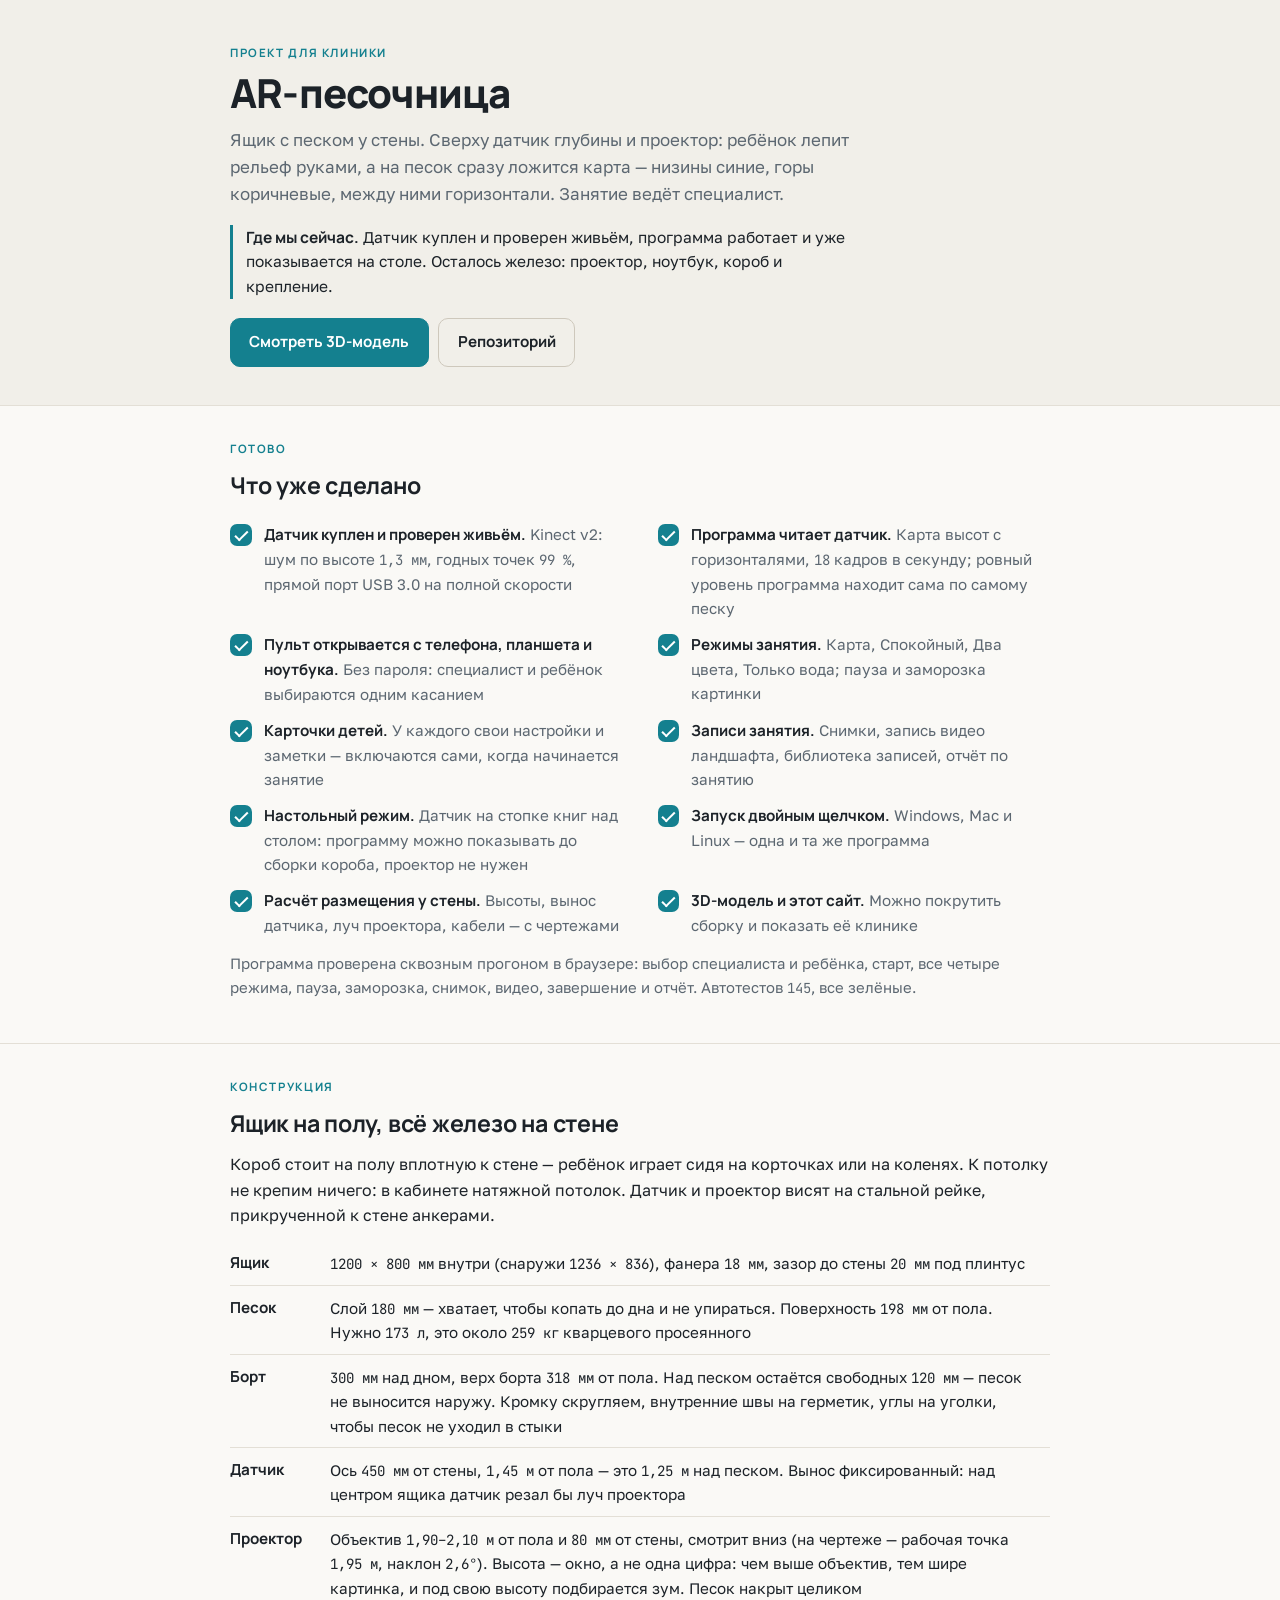
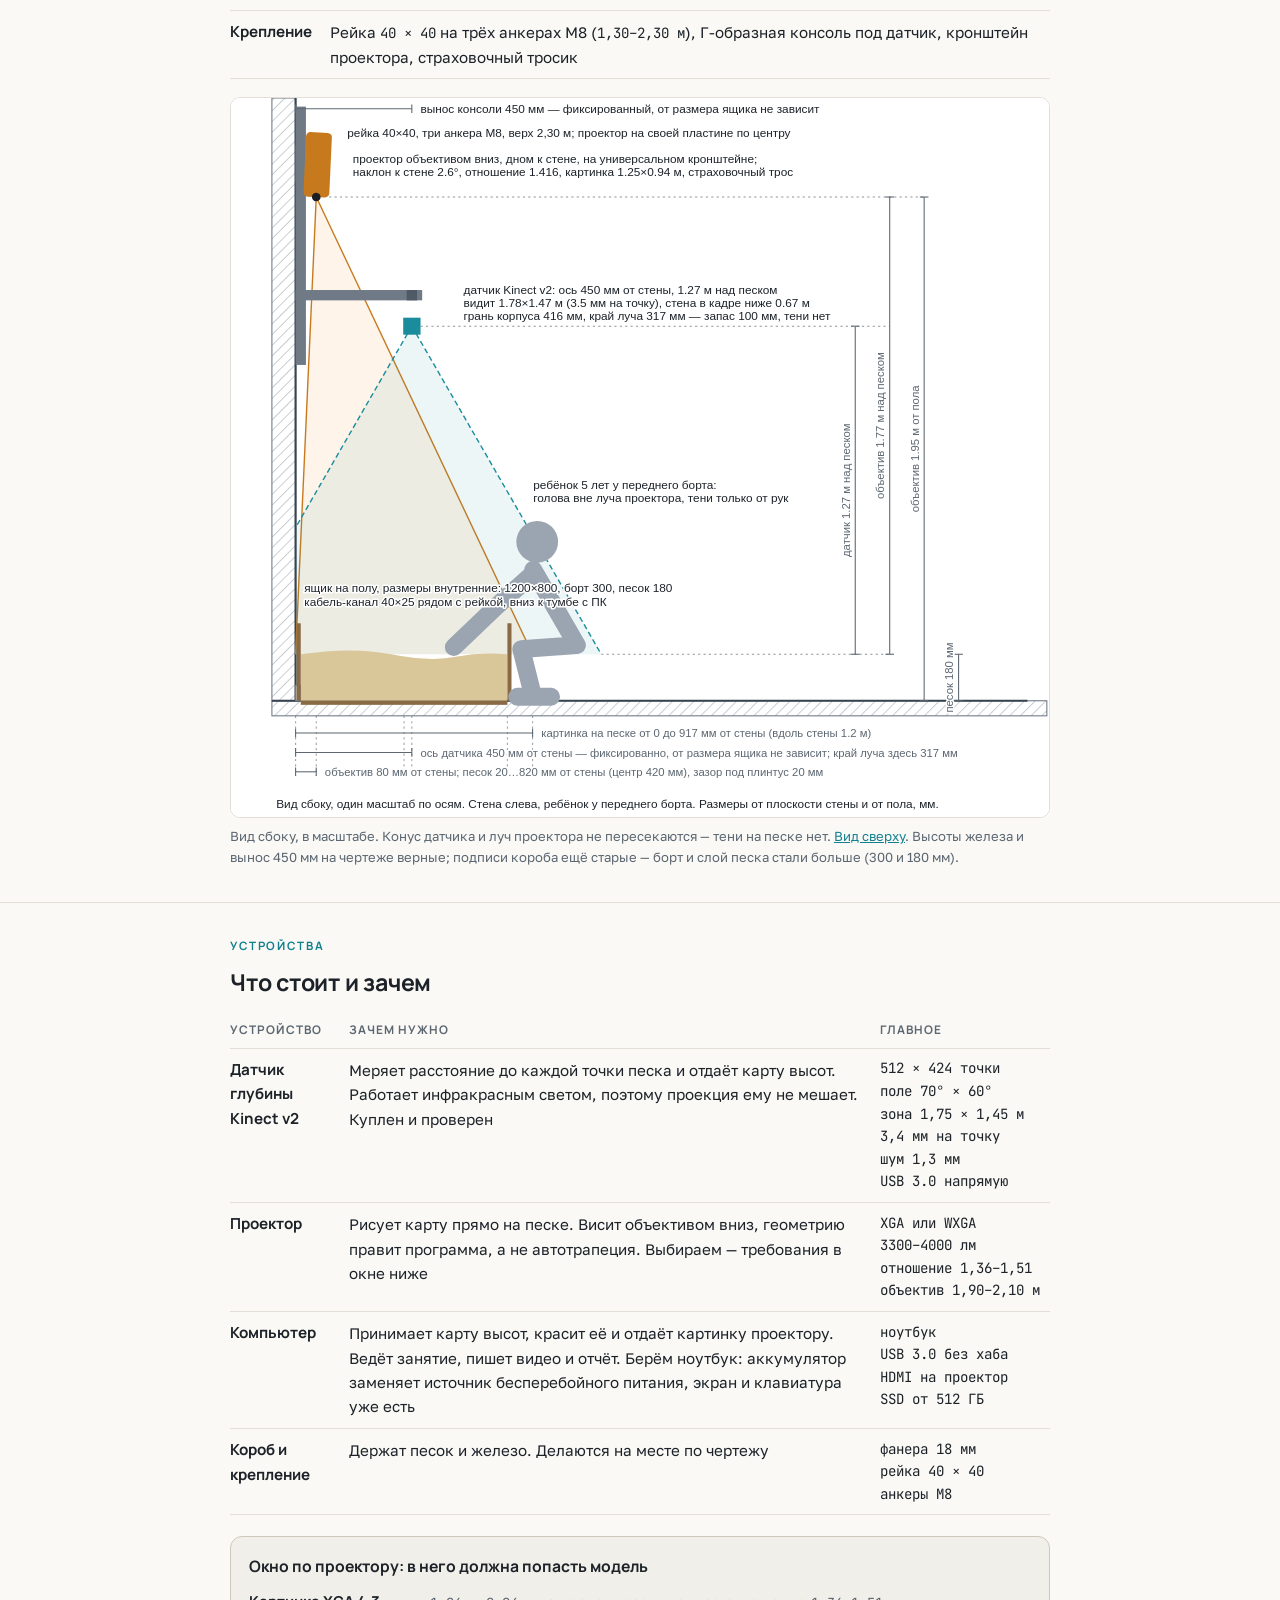
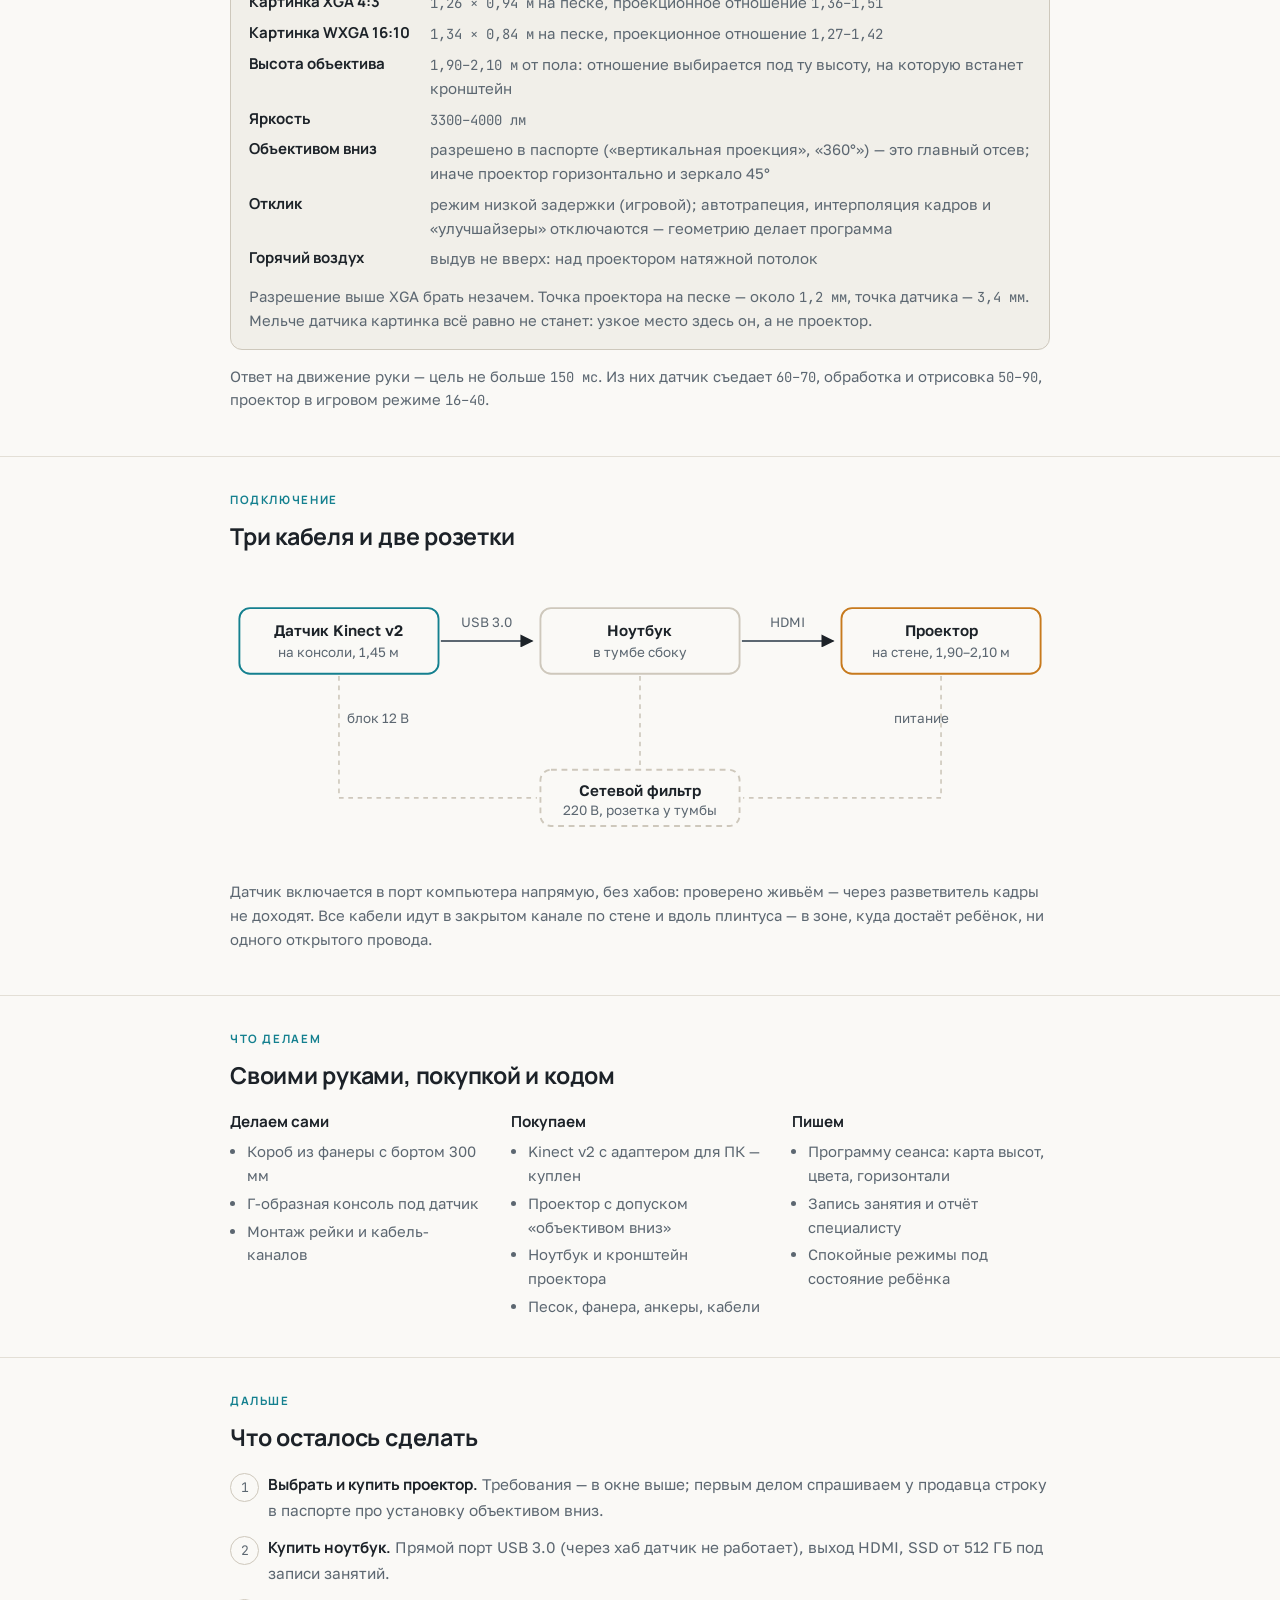
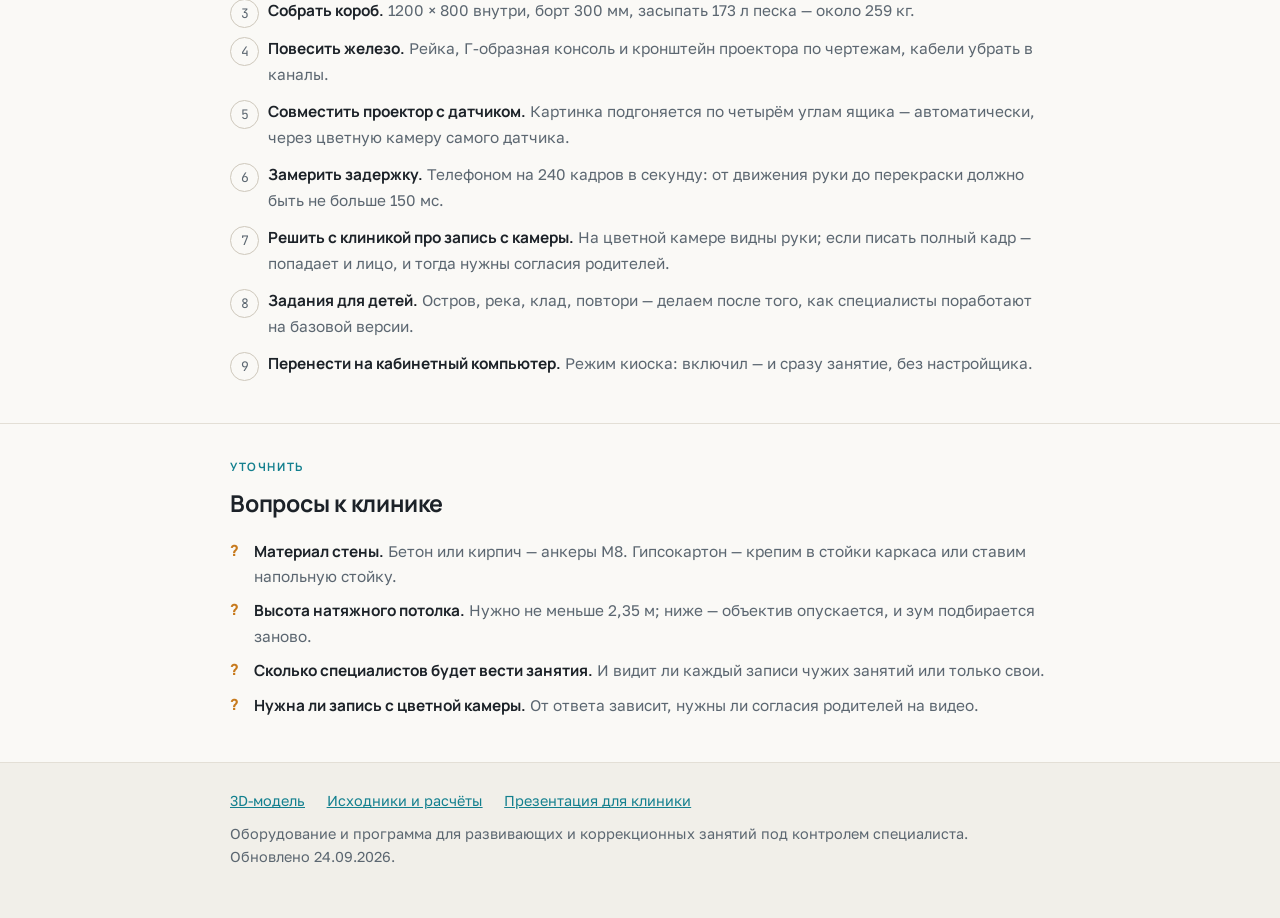
<file: docs/index.html>
<!DOCTYPE html>
<html lang="ru">
<head>
<meta charset="utf-8">
<meta name="viewport" content="width=device-width, initial-scale=1">
<title>AR-песочница для клиники</title>
<meta name="description" content="Интерактивная песочница: из чего состоит, какие устройства нужны, что уже сделано и что осталось.">
<link rel="preconnect" href="https://fonts.googleapis.com">
<link rel="preconnect" href="https://fonts.gstatic.com" crossorigin>
<link href="https://fonts.googleapis.com/css2?family=Manrope:wght@600;700;800&family=Golos+Text:wght@400;500;600&family=JetBrains+Mono:wght@400;500&display=swap" rel="stylesheet">
<style>
:root {
  color-scheme: light;
  --bg: #faf9f6; --bg-2: #f1efe9; --card: #ffffff;
  --text: #1c2228; --muted: #5c6771; --line: #e3dfd6; --line-2: #cec8bc;
  --accent: #14808f; --accent-text: #ffffff; --warm: #c77a1d;
  --font-head: "Manrope", "Helvetica Neue", Arial, sans-serif;
  --font-body: "Golos Text", "Segoe UI", Roboto, Arial, sans-serif;
  --font-mono: "JetBrains Mono", "SF Mono", Menlo, monospace;
}
@media (prefers-color-scheme: dark) {
  :root:not([data-theme="light"]) {
    color-scheme: dark;
    --bg: #0f1418; --bg-2: #161d23; --card: #19212800;
    --text: #e7ebee; --muted: #9aa5ae; --line: #2a333c; --line-2: #3a4550;
    --accent: #3ab3c2; --accent-text: #0f1418; --warm: #e39a42;
  }
}
:root[data-theme="dark"] {
  color-scheme: dark;
  --bg: #0f1418; --bg-2: #161d23; --card: #19212800;
  --text: #e7ebee; --muted: #9aa5ae; --line: #2a333c; --line-2: #3a4550;
  --accent: #3ab3c2; --accent-text: #0f1418; --warm: #e39a42;
}
* { box-sizing: border-box; }
body { margin: 0; background: var(--bg); color: var(--text); font-family: var(--font-body); font-size: 16px; line-height: 1.6; }
.wrap { max-width: 860px; margin: 0 auto; padding-inline: 20px; }
h1 { font-family: var(--font-head); font-weight: 800; font-size: clamp(1.7rem, 4.4vw, 2.5rem); line-height: 1.12; letter-spacing: -.02em; margin: 0 0 .6rem; text-wrap: balance; }
h2 { font-family: var(--font-head); font-weight: 700; font-size: clamp(1.15rem, 2.6vw, 1.45rem); letter-spacing: -.01em; margin: 0 0 .1rem; }
.eyebrow { font-family: var(--font-head); font-weight: 700; font-size: .72rem; letter-spacing: .14em; text-transform: uppercase; color: var(--accent); margin-bottom: .55rem; }
p { margin: .6rem 0; }
.lead { font-size: 1.06rem; color: var(--muted); max-width: 62ch; }
a { color: var(--accent); }
header.top { border-bottom: 1px solid var(--line); background: var(--bg-2); }
header.top .wrap { padding-block: 44px 38px; }
.status { max-width: 62ch; font-size: .97rem; border-left: 3px solid var(--accent); padding-left: .8rem; margin-top: 1.1rem; }
.status b { font-family: var(--font-head); }
section { border-bottom: 1px solid var(--line); }
section .wrap { padding-block: 34px; }
.btns { display: flex; flex-wrap: wrap; gap: .6rem; margin-top: 1.2rem; }
.btn { display: inline-flex; align-items: center; gap: .5rem; font-family: var(--font-head); font-weight: 700; font-size: .95rem; text-decoration: none; padding: .7rem 1.15rem; border-radius: 10px; border: 1px solid var(--line-2); color: var(--text); }
.btn.main { background: var(--accent); border-color: var(--accent); color: var(--accent-text); }
.btn:hover { border-color: var(--accent); }
table { border-collapse: collapse; width: 100%; margin: .8rem 0 0; font-size: .95rem; }
th, td { text-align: left; vertical-align: top; padding: .62em .7em .62em 0; border-bottom: 1px solid var(--line); }
th { font-family: var(--font-head); font-size: .74rem; letter-spacing: .08em; text-transform: uppercase; color: var(--muted); font-weight: 700; }
td:first-child { font-family: var(--font-head); font-weight: 700; padding-right: 1.2em; }
.num { font-family: var(--font-mono); font-variant-numeric: tabular-nums; font-size: .93em; }
@media (min-width: 720px) { td.num { white-space: nowrap; } }
figure { margin: 1.1rem 0 0; }
figure img { display: block; width: 100%; height: auto; background: #fff; border: 1px solid var(--line); border-radius: 10px; }
figcaption { font-size: .82rem; color: var(--muted); margin-top: .5rem; }
.cols { display: grid; grid-template-columns: repeat(3, 1fr); gap: 1.4rem; margin-top: 1rem; }
@media (max-width: 720px) { .cols { grid-template-columns: 1fr; gap: 1.1rem; } }
.cols h3 { font-family: var(--font-head); font-size: .95rem; margin: 0 0 .35rem; }
.cols ul { margin: 0; padding-left: 1.05rem; color: var(--muted); font-size: .93rem; }
.cols li { margin-bottom: .25rem; }
ul.check { list-style: none; margin: 1.1rem 0 0; padding: 0; display: grid; grid-template-columns: 1fr; gap: .7rem 2.2rem; }
@media (min-width: 720px) { ul.check { grid-template-columns: repeat(2, minmax(0, 1fr)); } }
ul.check li { position: relative; padding-left: 2.1rem; font-size: .95rem; color: var(--muted); }
ul.check li::before { content: ""; position: absolute; left: 0; top: .16em; width: 1.35rem; height: 1.35rem; border-radius: 7px; background: var(--accent); }
ul.check li::after { content: ""; position: absolute; left: .47rem; top: .42em; width: .34rem; height: .66rem; border: solid var(--accent-text); border-width: 0 2px 2px 0; transform: rotate(45deg); }
ul.check b { font-family: var(--font-head); font-weight: 700; color: var(--text); }
ol.steps { counter-reset: s; list-style: none; margin: 1rem 0 0; padding: 0; }
ol.steps li { position: relative; padding-left: 2.4rem; margin-bottom: 1rem; }
ol.steps li::before { counter-increment: s; content: counter(s); position: absolute; left: 0; top: .05rem; width: 1.7rem; height: 1.7rem; border-radius: 50%; border: 1px solid var(--line-2); display: grid; place-items: center; font-family: var(--font-mono); font-size: .82rem; color: var(--muted); }
ol.steps b { font-family: var(--font-head); }
ol.todo li { margin-bottom: .8rem; font-size: .96rem; color: var(--muted); }
ol.todo b { color: var(--text); }
ul.qs { list-style: none; margin: 1rem 0 0; padding: 0; }
ul.qs li { position: relative; padding-left: 1.5rem; margin-bottom: .6rem; font-size: .96rem; color: var(--muted); }
ul.qs li::before { content: "?"; position: absolute; left: 0; top: 0; font-family: var(--font-head); font-weight: 800; color: var(--warm); }
ul.qs b { font-family: var(--font-head); font-weight: 700; color: var(--text); }
.note { margin-top: 1.3rem; border: 1px solid var(--line-2); border-radius: 12px; padding: 1.05rem 1.15rem; background: var(--bg-2); }
.note h3 { font-family: var(--font-head); font-size: .98rem; margin: 0 0 .7rem; }
dl.spec { display: grid; grid-template-columns: minmax(0, max-content) minmax(0, 1fr); gap: .4rem 1.2rem; margin: 0; font-size: .94rem; }
dl.spec dt { font-family: var(--font-head); font-weight: 700; }
dl.spec dd { margin: 0; color: var(--muted); }
@media (max-width: 620px) { dl.spec { grid-template-columns: 1fr; gap: 0; } dl.spec dd { margin-bottom: .6rem; } }
.note p { font-size: .93rem; color: var(--muted); margin: .9rem 0 0; }
.wire { width: 100%; height: auto; margin-top: 1rem; overflow-x: auto; }
.wire svg { display: block; width: 100%; min-width: 520px; height: auto; }
.wirebox { overflow-x: auto; }
.rules { font-size: .93rem; color: var(--muted); margin-top: .9rem; }
footer { background: var(--bg-2); }
footer .wrap { padding-block: 26px 40px; font-size: .9rem; color: var(--muted); }
footer a { margin-right: 1.1rem; display: inline-block; }
</style>
</head>
<body>

<header class="top">
  <div class="wrap">
    <div class="eyebrow">Проект для клиники</div>
    <h1>AR-песочница</h1>
    <p class="lead">Ящик с песком у стены. Сверху датчик глубины и проектор: ребёнок лепит рельеф руками, а на песок сразу ложится карта — низины синие, горы коричневые, между ними горизонтали. Занятие ведёт специалист.</p>
    <p class="status"><b>Где мы сейчас.</b> Датчик куплен и проверен живьём, программа работает и уже показывается на столе. Осталось железо: проектор, ноутбук, короб и крепление.</p>
    <div class="btns">
      <a class="btn main" href="3d.html">Смотреть 3D-модель</a>
      <a class="btn" href="https://github.com/amirrchik22/ar-sandbox-clinic">Репозиторий</a>
    </div>
  </div>
</header>

<section>
  <div class="wrap">
    <div class="eyebrow">Готово</div>
    <h2>Что уже сделано</h2>
    <ul class="check">
      <li><b>Датчик куплен и проверен живьём.</b> Kinect v2: шум по высоте <span class="num">1,3 мм</span>, годных точек <span class="num">99 %</span>, прямой порт USB 3.0 на полной скорости</li>
      <li><b>Программа читает датчик.</b> Карта высот с горизонталями, <span class="num">18</span> кадров в секунду; ровный уровень программа находит сама по самому песку</li>
      <li><b>Пульт открывается с телефона, планшета и ноутбука.</b> Без пароля: специалист и ребёнок выбираются одним касанием</li>
      <li><b>Режимы занятия.</b> Карта, Спокойный, Два цвета, Только вода; пауза и заморозка картинки</li>
      <li><b>Карточки детей.</b> У каждого свои настройки и заметки — включаются сами, когда начинается занятие</li>
      <li><b>Записи занятия.</b> Снимки, запись видео ландшафта, библиотека записей, отчёт по занятию</li>
      <li><b>Настольный режим.</b> Датчик на стопке книг над столом: программу можно показывать до сборки короба, проектор не нужен</li>
      <li><b>Запуск двойным щелчком.</b> Windows, Mac и Linux — одна и та же программа</li>
      <li><b>Расчёт размещения у стены.</b> Высоты, вынос датчика, луч проектора, кабели — с чертежами</li>
      <li><b>3D-модель и этот сайт.</b> Можно покрутить сборку и показать её клинике</li>
    </ul>
    <p class="rules">Программа проверена сквозным прогоном в браузере: выбор специалиста и ребёнка, старт, все четыре режима, пауза, заморозка, снимок, видео, завершение и отчёт. Автотестов <span class="num">145</span>, все зелёные.</p>
  </div>
</section>

<section>
  <div class="wrap">
    <div class="eyebrow">Конструкция</div>
    <h2>Ящик на полу, всё железо на стене</h2>
    <p>Короб стоит на полу вплотную к стене — ребёнок играет сидя на корточках или на коленях. К потолку не крепим ничего: в кабинете натяжной потолок. Датчик и проектор висят на стальной рейке, прикрученной к стене анкерами.</p>
    <table>
      <tr><td>Ящик</td><td><span class="num">1200 × 800 мм</span> внутри (снаружи <span class="num">1236 × 836</span>), фанера <span class="num">18 мм</span>, зазор до стены <span class="num">20 мм</span> под плинтус</td></tr>
      <tr><td>Песок</td><td>Слой <span class="num">180 мм</span> — хватает, чтобы копать до дна и не упираться. Поверхность <span class="num">198 мм</span> от пола. Нужно <span class="num">173 л</span>, это около <span class="num">259 кг</span> кварцевого просеянного</td></tr>
      <tr><td>Борт</td><td><span class="num">300 мм</span> над дном, верх борта <span class="num">318 мм</span> от пола. Над песком остаётся свободных <span class="num">120 мм</span> — песок не выносится наружу. Кромку скругляем, внутренние швы на герметик, углы на уголки, чтобы песок не уходил в стыки</td></tr>
      <tr><td>Датчик</td><td>Ось <span class="num">450 мм</span> от стены, <span class="num">1,45 м</span> от пола — это <span class="num">1,25 м</span> над песком. Вынос фиксированный: над центром ящика датчик резал бы луч проектора</td></tr>
      <tr><td>Проектор</td><td>Объектив <span class="num">1,90–2,10 м</span> от пола и <span class="num">80 мм</span> от стены, смотрит вниз (на чертеже — рабочая точка <span class="num">1,95 м</span>, наклон <span class="num">2,6°</span>). Высота — окно, а не одна цифра: чем выше объектив, тем шире картинка, и под свою высоту подбирается зум. Песок накрыт целиком</td></tr>
      <tr><td>Крепление</td><td>Рейка <span class="num">40 × 40</span> на трёх анкерах M8 (<span class="num">1,30–2,30 м</span>), Г-образная консоль под датчик, кронштейн проектора, страховочный тросик</td></tr>
    </table>
    <figure>
      <img src="img/wall-placement.svg" alt="Чертёж вида сбоку: ящик с песком на полу у стены, датчик на консоли в 450 мм от стены на высоте 1,45 м, проектор выше на 1,95 м, конус датчика и луч проектора не пересекаются, ребёнок у переднего борта">
      <figcaption>Вид сбоку, в масштабе. Конус датчика и луч проектора не пересекаются — тени на песке нет. <a href="img/wall-plan.svg">Вид сверху</a>. Высоты железа и вынос 450 мм на чертеже верные; подписи короба ещё старые — борт и слой песка стали больше (300 и 180 мм).</figcaption>
    </figure>
  </div>
</section>

<section>
  <div class="wrap">
    <div class="eyebrow">Устройства</div>
    <h2>Что стоит и зачем</h2>
    <table>
      <tr><th>Устройство</th><th>Зачем нужно</th><th>Главное</th></tr>
      <tr>
        <td>Датчик глубины<br>Kinect v2</td>
        <td>Меряет расстояние до каждой точки песка и отдаёт карту высот. Работает инфракрасным светом, поэтому проекция ему не мешает. Куплен и проверен</td>
        <td class="num">512 × 424 точки<br>поле 70° × 60°<br>зона 1,75 × 1,45 м<br>3,4 мм на точку<br>шум 1,3 мм<br>USB 3.0 напрямую</td>
      </tr>
      <tr>
        <td>Проектор</td>
        <td>Рисует карту прямо на песке. Висит объективом вниз, геометрию правит программа, а не автотрапеция. Выбираем — требования в окне ниже</td>
        <td class="num">XGA или WXGA<br>3300–4000 лм<br>отношение 1,36–1,51<br>объектив 1,90–2,10 м</td>
      </tr>
      <tr>
        <td>Компьютер</td>
        <td>Принимает карту высот, красит её и отдаёт картинку проектору. Ведёт занятие, пишет видео и отчёт. Берём ноутбук: аккумулятор заменяет источник бесперебойного питания, экран и клавиатура уже есть</td>
        <td class="num">ноутбук<br>USB 3.0 без хаба<br>HDMI на проектор<br>SSD от 512 ГБ</td>
      </tr>
      <tr>
        <td>Короб и крепление</td>
        <td>Держат песок и железо. Делаются на месте по чертежу</td>
        <td class="num">фанера 18 мм<br>рейка 40 × 40<br>анкеры M8</td>
      </tr>
    </table>

    <div class="note">
      <h3>Окно по проектору: в него должна попасть модель</h3>
      <dl class="spec">
        <dt>Картинка XGA 4:3</dt>
        <dd><span class="num">1,26 × 0,94 м</span> на песке, проекционное отношение <span class="num">1,36–1,51</span></dd>
        <dt>Картинка WXGA 16:10</dt>
        <dd><span class="num">1,34 × 0,84 м</span> на песке, проекционное отношение <span class="num">1,27–1,42</span></dd>
        <dt>Высота объектива</dt>
        <dd><span class="num">1,90–2,10 м</span> от пола: отношение выбирается под ту высоту, на которую встанет кронштейн</dd>
        <dt>Яркость</dt>
        <dd><span class="num">3300–4000 лм</span></dd>
        <dt>Объективом вниз</dt>
        <dd>разрешено в паспорте («вертикальная проекция», «360°») — это главный отсев; иначе проектор горизонтально и зеркало 45°</dd>
        <dt>Отклик</dt>
        <dd>режим низкой задержки (игровой); автотрапеция, интерполяция кадров и «улучшайзеры» отключаются — геометрию делает программа</dd>
        <dt>Горячий воздух</dt>
        <dd>выдув не вверх: над проектором натяжной потолок</dd>
      </dl>
      <p>Разрешение выше XGA брать незачем. Точка проектора на песке — около <span class="num">1,2 мм</span>, точка датчика — <span class="num">3,4 мм</span>. Мельче датчика картинка всё равно не станет: узкое место здесь он, а не проектор.</p>
    </div>

    <p class="rules">Ответ на движение руки — цель не больше <span class="num">150 мс</span>. Из них датчик съедает <span class="num">60–70</span>, обработка и отрисовка <span class="num">50–90</span>, проектор в игровом режиме <span class="num">16–40</span>.</p>
  </div>
</section>

<section>
  <div class="wrap">
    <div class="eyebrow">Подключение</div>
    <h2>Три кабеля и две розетки</h2>
    <div class="wirebox">
      <div class="wire">
        <svg viewBox="0 0 700 250" role="img" aria-label="Схема подключения: датчик Kinect v2 соединён с компьютером кабелем USB 3.0 и имеет свой блок питания 12 вольт, компьютер соединён с проектором кабелем HDMI, компьютер и проектор включены в сетевой фильтр">
          <defs>
            <marker id="ar" viewBox="0 0 10 10" refX="9" refY="5" markerWidth="7" markerHeight="7" orient="auto">
              <path d="M0,0 L10,5 L0,10 z" fill="currentColor"/>
            </marker>
          </defs>
          <g font-family="Golos Text, sans-serif" font-size="13">
            <rect x="8" y="30" width="170" height="56" rx="9" fill="none" stroke="var(--accent)" stroke-width="1.6"/>
            <text x="93" y="54" text-anchor="middle" fill="var(--text)" font-weight="600">Датчик Kinect v2</text>
            <text x="93" y="72" text-anchor="middle" fill="var(--muted)" font-size="11.5">на консоли, 1,45 м</text>

            <rect x="265" y="30" width="170" height="56" rx="9" fill="none" stroke="var(--line-2)" stroke-width="1.6"/>
            <text x="350" y="54" text-anchor="middle" fill="var(--text)" font-weight="600">Ноутбук</text>
            <text x="350" y="72" text-anchor="middle" fill="var(--muted)" font-size="11.5">в тумбе сбоку</text>

            <rect x="522" y="30" width="170" height="56" rx="9" fill="none" stroke="var(--warm)" stroke-width="1.6"/>
            <text x="607" y="54" text-anchor="middle" fill="var(--text)" font-weight="600">Проектор</text>
            <text x="607" y="72" text-anchor="middle" fill="var(--muted)" font-size="11.5">на стене, 1,90–2,10 м</text>

            <g color="var(--muted)">
              <line x1="180" y1="58" x2="258" y2="58" stroke="currentColor" stroke-width="1.6" marker-end="url(#ar)"/>
              <line x1="437" y1="58" x2="515" y2="58" stroke="currentColor" stroke-width="1.6" marker-end="url(#ar)"/>
            </g>
            <text x="219" y="46" text-anchor="middle" fill="var(--muted)" font-size="11.5">USB 3.0</text>
            <text x="476" y="46" text-anchor="middle" fill="var(--muted)" font-size="11.5">HDMI</text>

            <rect x="265" y="168" width="170" height="48" rx="9" fill="none" stroke="var(--line-2)" stroke-width="1.6" stroke-dasharray="5 4"/>
            <text x="350" y="190" text-anchor="middle" fill="var(--text)" font-weight="600">Сетевой фильтр</text>
            <text x="350" y="207" text-anchor="middle" fill="var(--muted)" font-size="11.5">220 В, розетка у тумбы</text>

            <g color="var(--line-2)" stroke-dasharray="4 4">
              <path d="M93,88 L93,192 L262,192" fill="none" stroke="currentColor" stroke-width="1.4"/>
              <path d="M350,88 L350,165" fill="none" stroke="currentColor" stroke-width="1.4"/>
              <path d="M607,88 L607,192 L438,192" fill="none" stroke="currentColor" stroke-width="1.4"/>
            </g>
            <text x="100" y="128" fill="var(--muted)" font-size="11.5">блок 12 В</text>
            <text x="614" y="128" fill="var(--muted)" font-size="11.5" text-anchor="end">питание</text>
          </g>
        </svg>
      </div>
    </div>
    <p class="rules">Датчик включается в порт компьютера напрямую, без хабов: проверено живьём — через разветвитель кадры не доходят. Все кабели идут в закрытом канале по стене и вдоль плинтуса — в зоне, куда достаёт ребёнок, ни одного открытого провода.</p>
  </div>
</section>

<section>
  <div class="wrap">
    <div class="eyebrow">Что делаем</div>
    <h2>Своими руками, покупкой и кодом</h2>
    <div class="cols">
      <div>
        <h3>Делаем сами</h3>
        <ul>
          <li>Короб из фанеры с бортом 300 мм</li>
          <li>Г-образная консоль под датчик</li>
          <li>Монтаж рейки и кабель-каналов</li>
        </ul>
      </div>
      <div>
        <h3>Покупаем</h3>
        <ul>
          <li>Kinect v2 с адаптером для ПК — куплен</li>
          <li>Проектор с допуском «объективом вниз»</li>
          <li>Ноутбук и кронштейн проектора</li>
          <li>Песок, фанера, анкеры, кабели</li>
        </ul>
      </div>
      <div>
        <h3>Пишем</h3>
        <ul>
          <li>Программу сеанса: карта высот, цвета, горизонтали</li>
          <li>Запись занятия и отчёт специалисту</li>
          <li>Спокойные режимы под состояние ребёнка</li>
        </ul>
      </div>
    </div>
  </div>
</section>

<section>
  <div class="wrap">
    <div class="eyebrow">Дальше</div>
    <h2>Что осталось сделать</h2>
    <ol class="steps todo">
      <li><b>Выбрать и купить проектор.</b> Требования — в окне выше; первым делом спрашиваем у продавца строку в паспорте про установку объективом вниз.</li>
      <li><b>Купить ноутбук.</b> Прямой порт USB 3.0 (через хаб датчик не работает), выход HDMI, SSD от 512 ГБ под записи занятий.</li>
      <li><b>Собрать короб.</b> 1200 × 800 внутри, борт 300 мм, засыпать 173 л песка — около 259 кг.</li>
      <li><b>Повесить железо.</b> Рейка, Г-образная консоль и кронштейн проектора по чертежам, кабели убрать в каналы.</li>
      <li><b>Совместить проектор с датчиком.</b> Картинка подгоняется по четырём углам ящика — автоматически, через цветную камеру самого датчика.</li>
      <li><b>Замерить задержку.</b> Телефоном на 240 кадров в секунду: от движения руки до перекраски должно быть не больше 150 мс.</li>
      <li><b>Решить с клиникой про запись с камеры.</b> На цветной камере видны руки; если писать полный кадр — попадает и лицо, и тогда нужны согласия родителей.</li>
      <li><b>Задания для детей.</b> Остров, река, клад, повтори — делаем после того, как специалисты поработают на базовой версии.</li>
      <li><b>Перенести на кабинетный компьютер.</b> Режим киоска: включил — и сразу занятие, без настройщика.</li>
    </ol>
  </div>
</section>

<section>
  <div class="wrap">
    <div class="eyebrow">Уточнить</div>
    <h2>Вопросы к клинике</h2>
    <ul class="qs">
      <li><b>Материал стены.</b> Бетон или кирпич — анкеры M8. Гипсокартон — крепим в стойки каркаса или ставим напольную стойку.</li>
      <li><b>Высота натяжного потолка.</b> Нужно не меньше 2,35 м; ниже — объектив опускается, и зум подбирается заново.</li>
      <li><b>Сколько специалистов будет вести занятия.</b> И видит ли каждый записи чужих занятий или только свои.</li>
      <li><b>Нужна ли запись с цветной камеры.</b> От ответа зависит, нужны ли согласия родителей на видео.</li>
    </ul>
  </div>
</section>

<footer>
  <div class="wrap">
    <a href="3d.html">3D-модель</a>
    <a href="https://github.com/amirrchik22/ar-sandbox-clinic">Исходники и расчёты</a>
    <a href="https://amirrchik22.github.io/ar-sandbox/">Презентация для клиники</a>
    <p>Оборудование и программа для развивающих и коррекционных занятий под контролем специалиста. Обновлено 24.09.2026.</p>
  </div>
</footer>

</body>
</html>
</file>
